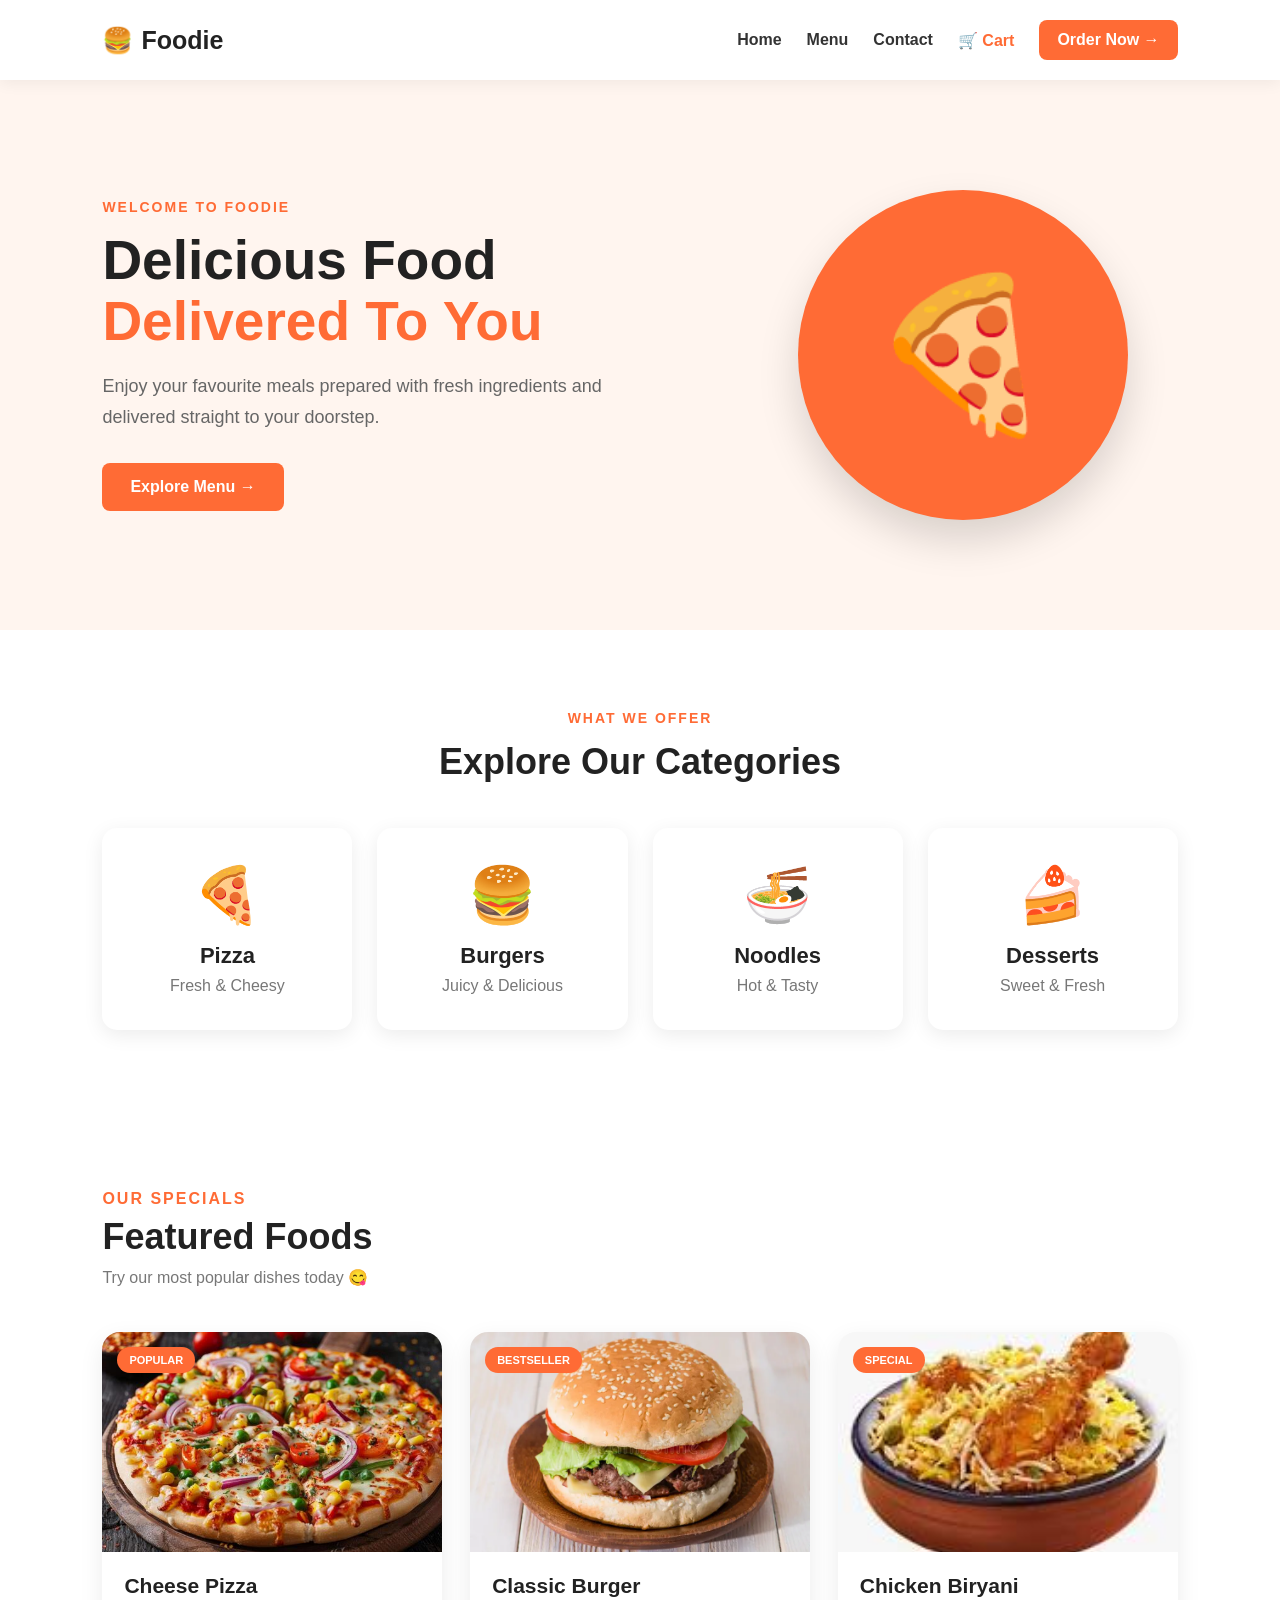
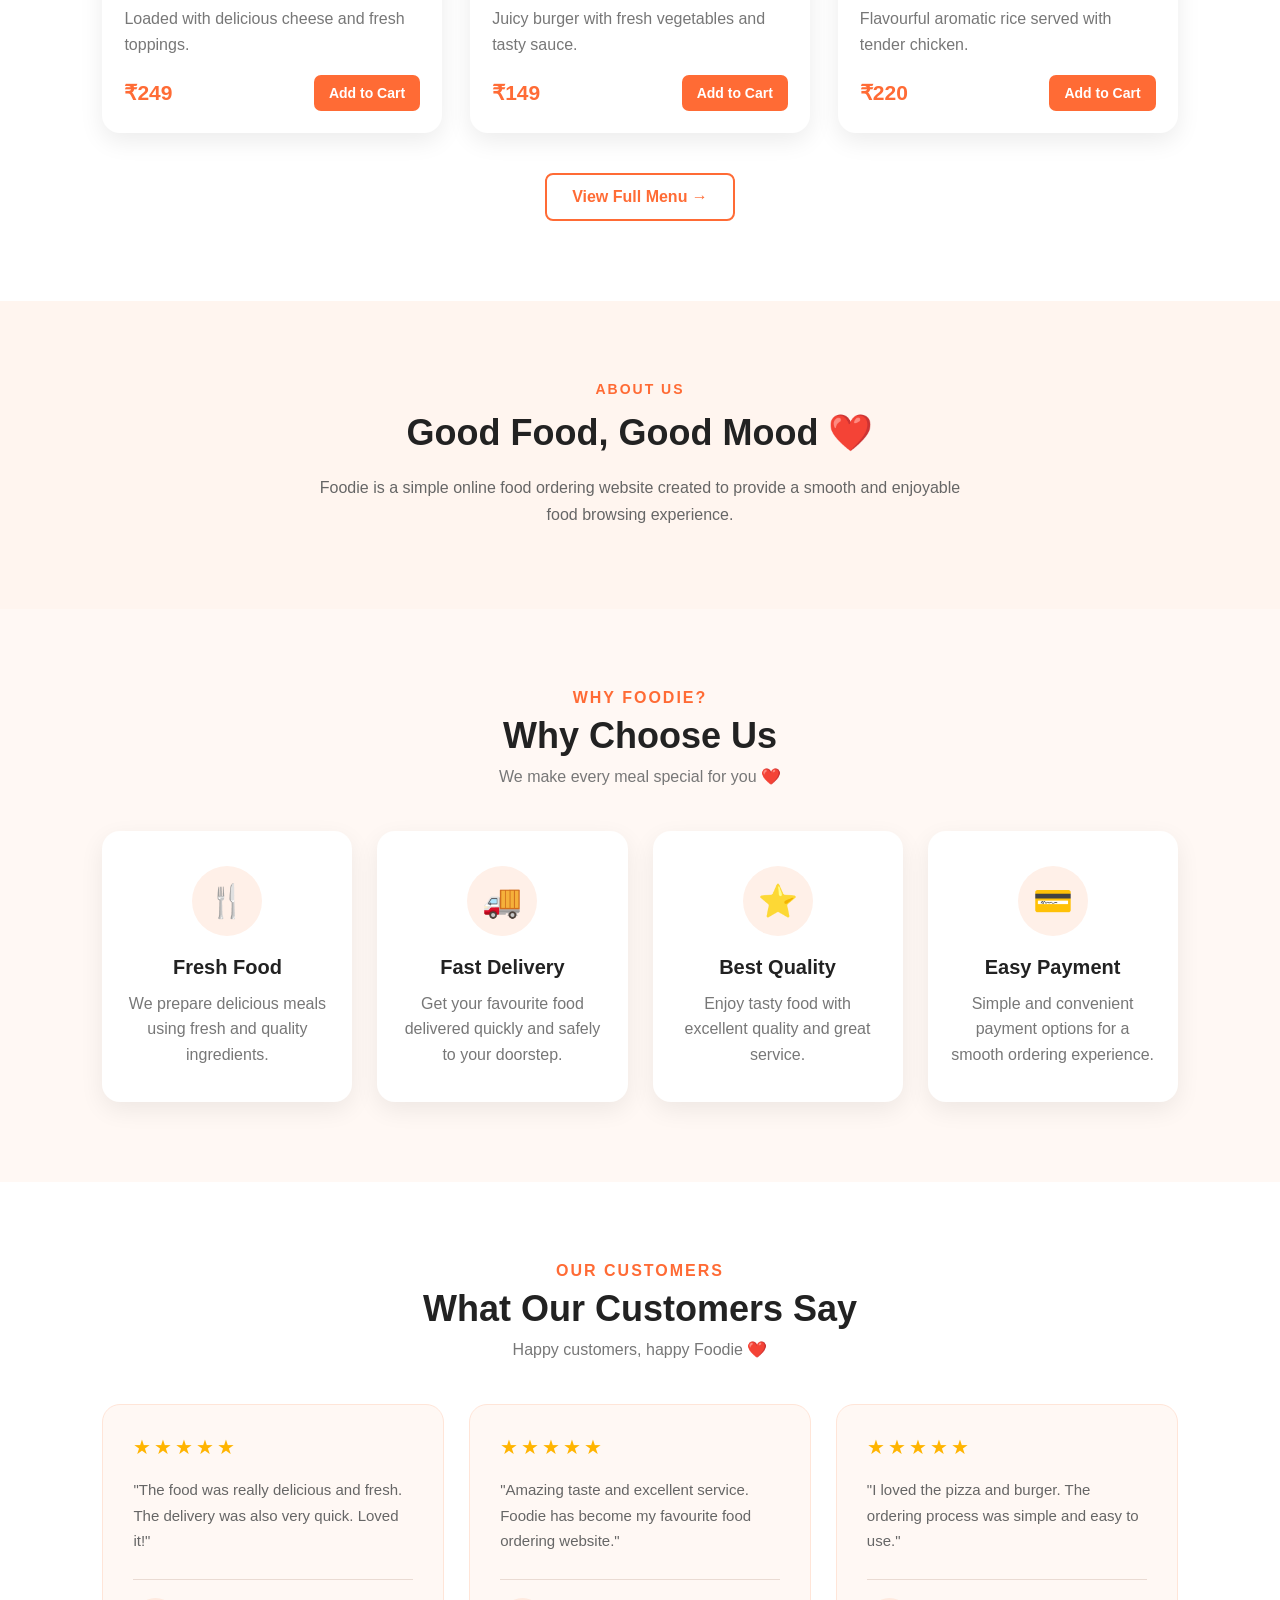
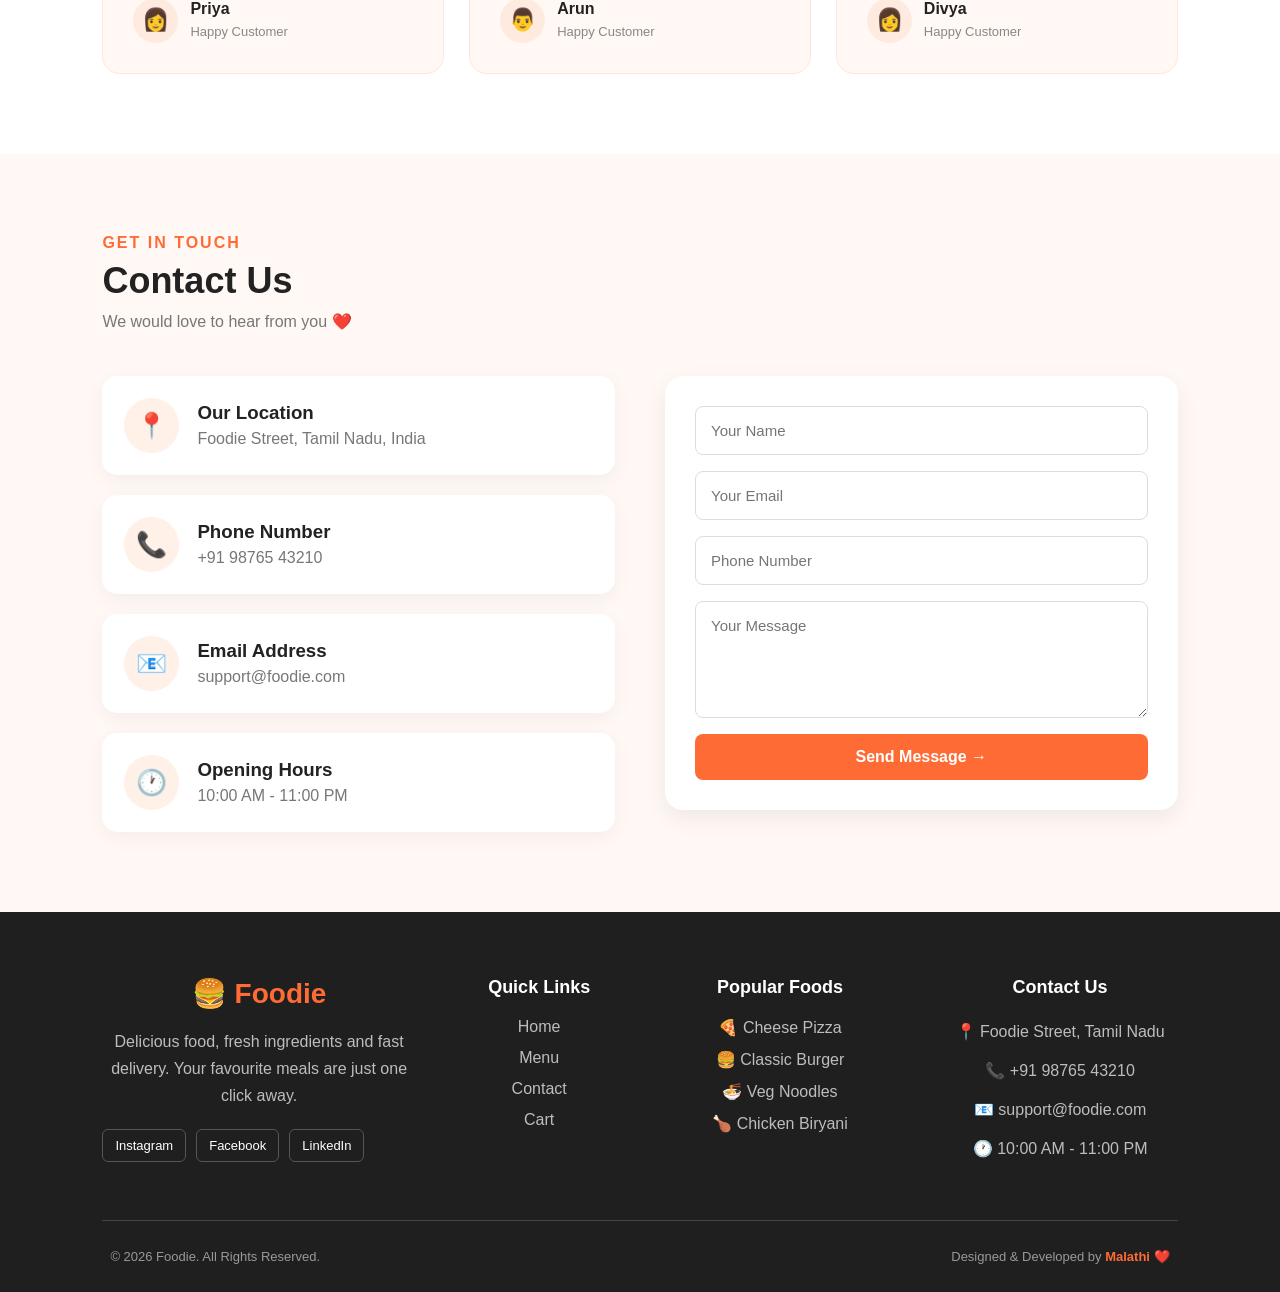
<file: index.html>
<!DOCTYPE html>
<html lang="en">
<head>
    <meta charset="UTF-8">
    <meta name="viewport" content="width=device-width, initial-scale=1.0">

    <title>Foodie - Online Food Ordering</title>

    <link rel="stylesheet" href="style.css">
</head>

<body>

    <!-- Navbar -->
    <header>
        <nav class="navbar">

    <div class="logo">
        🍔 <span>Foodie</span>
    </div>

    <div class="nav-links">
        <a href="index.html">Home</a>
        <a href="menu.html">Menu</a>
        <a href="index.html#contact">Contact</a>
        <a href="cart.html" class="cart-link">🛒 Cart</a>
        <a href="menu.html" class="nav-order-btn">Order Now →</a>
    </div>

</nav>
    </header>


    <!-- Hero Section -->
    <section class="hero">

        <div class="hero-content">

            <p class="small-title">WELCOME TO FOODIE</p>

            <h2>
                Delicious Food<br>
                <span>Delivered To You</span>
            </h2>

            <p>
                Enjoy your favourite meals prepared with fresh
                ingredients and delivered straight to your doorstep.
            </p>

            <a href="menu.html" class="main-btn">
                Explore Menu →
            </a>

        </div>

        <div class="hero-image">
            <div class="food-circle">
                🍕
            </div>
        </div>

    </section>


    <!-- Categories -->
    <section class="categories">

        <p class="small-title">WHAT WE OFFER</p>

        <h2>Explore Our Categories</h2>

        <div class="category-container">

            <div class="category-card">
                <div class="icon">🍕</div>
                <h3>Pizza</h3>
                <p>Fresh & Cheesy</p>
            </div>

            <div class="category-card">
                <div class="icon">🍔</div>
                <h3>Burgers</h3>
                <p>Juicy & Delicious</p>
            </div>

            <div class="category-card">
                <div class="icon">🍜</div>
                <h3>Noodles</h3>
                <p>Hot & Tasty</p>
            </div>

            <div class="category-card">
                <div class="icon">🍰</div>
                <h3>Desserts</h3>
                <p>Sweet & Fresh</p>
            </div>

        </div>

    </section>
    <!-- Featured Foods -->
<section class="featured-foods">

    <div class="section-title">
        <p>OUR SPECIALS</p>
        <h2>Featured Foods</h2>
        <span>Try our most popular dishes today 😋</span>
    </div>

    <div class="featured-grid">

        <div class="featured-card">
            <div class="featured-img">
                <img src="images/Pizza.jpg" alt="Cheese Pizza">
                <span class="food-badge">POPULAR</span>
            </div>

            <div class="featured-details">
                <h3>Cheese Pizza</h3>
                <p>Loaded with delicious cheese and fresh toppings.</p>

                <div class="featured-bottom">
                    <span>₹249</span>
                    <a href="cart.html">Add to Cart</a>
                </div>
            </div>
        </div>


        <div class="featured-card">
            <div class="featured-img">
                <img src="images/burger.webp" alt="Classic Burger">
                <span class="food-badge">BESTSELLER</span>
            </div>

            <div class="featured-details">
                <h3>Classic Burger</h3>
                <p>Juicy burger with fresh vegetables and tasty sauce.</p>

                <div class="featured-bottom">
                    <span>₹149</span>
                    <a href="cart.html">Add to Cart</a>
                </div>
            </div>
        </div>


        <div class="featured-card">
            <div class="featured-img">
                <img src="images/Chicken Briyani.jfif" alt="Chicken Biryani">
                <span class="food-badge">SPECIAL</span>
            </div>

            <div class="featured-details">
                <h3>Chicken Biryani</h3>
                <p>Flavourful aromatic rice served with tender chicken.</p>

                <div class="featured-bottom">
                    <span>₹220</span>
                    <a href="cart.html">Add to Cart</a>
                </div>
            </div>
        </div>

    </div>

    <div class="featured-button">
        <a href="menu.html">View Full Menu →</a>
    </div>

</section>


    <!-- About -->
    <section class="about" id="about">

        <div>
            <p class="small-title">ABOUT US</p>

            <h2>Good Food, Good Mood ❤️</h2>

            <p>
                Foodie is a simple online food ordering website
                created to provide a smooth and enjoyable food
                browsing experience.
            </p>
        </div>

    </section>
    <!-- Why Choose Us -->
<section class="why-us">
    <div class="section-title">
        <p>WHY FOODIE?</p>
        <h2>Why Choose Us</h2>
        <span>We make every meal special for you ❤️</span>
    </div>

    <div class="why-grid">

        <div class="why-card">
            <div class="why-icon">🍴</div>
            <h3>Fresh Food</h3>
            <p>
                We prepare delicious meals using fresh and quality ingredients.
            </p>
        </div>

        <div class="why-card">
            <div class="why-icon">🚚</div>
            <h3>Fast Delivery</h3>
            <p>
                Get your favourite food delivered quickly and safely to your doorstep.
            </p>
        </div>

        <div class="why-card">
            <div class="why-icon">⭐</div>
            <h3>Best Quality</h3>
            <p>
                Enjoy tasty food with excellent quality and great service.
            </p>
        </div>

        <div class="why-card">
            <div class="why-icon">💳</div>
            <h3>Easy Payment</h3>
            <p>
                Simple and convenient payment options for a smooth ordering experience.
            </p>
        </div>

    </div>
</section>
<!-- Customer Reviews -->
<section class="reviews">
    <div class="section-title">
        <p>OUR CUSTOMERS</p>
        <h2>What Our Customers Say</h2>
        <span>Happy customers, happy Foodie ❤️</span>
    </div>

    <div class="review-grid">

        <div class="review-card">
            <div class="stars">★★★★★</div>
            <p>
                "The food was really delicious and fresh. 
                The delivery was also very quick. Loved it!"
            </p>

            <div class="customer">
                <div class="customer-icon">👩</div>
                <div>
                    <h4>Priya</h4>
                    <span>Happy Customer</span>
                </div>
            </div>
        </div>


        <div class="review-card">
            <div class="stars">★★★★★</div>
            <p>
                "Amazing taste and excellent service. 
                Foodie has become my favourite food ordering website."
            </p>

            <div class="customer">
                <div class="customer-icon">👨</div>
                <div>
                    <h4>Arun</h4>
                    <span>Happy Customer</span>
                </div>
            </div>
        </div>


        <div class="review-card">
            <div class="stars">★★★★★</div>
            <p>
                "I loved the pizza and burger. 
                The ordering process was simple and easy to use."
            </p>

            <div class="customer">
                <div class="customer-icon">👩</div>
                <div>
                    <h4>Divya</h4>
                    <span>Happy Customer</span>
                </div>
            </div>
        </div>

    </div>
</section>
<!-- Contact Section -->
<section class="contact-section" id="contact">

    <div class="section-title">
        <p>GET IN TOUCH</p>
        <h2>Contact Us</h2>
        <span>We would love to hear from you ❤️</span>
    </div>

    <div class="contact-container">

        <div class="contact-info">

            <div class="contact-box">
                <div class="contact-icon">📍</div>
                <div>
                    <h3>Our Location</h3>
                    <p>Foodie Street, Tamil Nadu, India</p>
                </div>
            </div>

            <div class="contact-box">
                <div class="contact-icon">📞</div>
                <div>
                    <h3>Phone Number</h3>
                    <p>+91 98765 43210</p>
                </div>
            </div>

            <div class="contact-box">
                <div class="contact-icon">📧</div>
                <div>
                    <h3>Email Address</h3>
                    <p>support@foodie.com</p>
                </div>
            </div>

            <div class="contact-box">
                <div class="contact-icon">🕐</div>
                <div>
                    <h3>Opening Hours</h3>
                    <p>10:00 AM - 11:00 PM</p>
                </div>
            </div>

        </div>


        <div class="contact-form">

            <form>

                <input type="text" placeholder="Your Name" required>

                <input type="email" placeholder="Your Email" required>

                <input type="tel" placeholder="Phone Number" required>

                <textarea rows="5" placeholder="Your Message" required></textarea>

                <button type="submit">
                    Send Message →
                </button>

            </form>

        </div>

    </div>

</section>


    <!-- Footer -->
    <!-- Professional Footer -->
<footer class="footer">

    <div class="footer-container">

        <div class="footer-column">
            <div class="footer-logo">🍔 Foodie</div>

            <p>
                Delicious food, fresh ingredients and fast delivery.
                Your favourite meals are just one click away.
            </p>

            <div class="social-links">
                <a href="#">Instagram</a>
                <a href="#">Facebook</a>
                <a href="#">LinkedIn</a>
            </div>
        </div>


        <div class="footer-column">
            <h3>Quick Links</h3>

            <a href="index.html">Home</a>
            <a href="menu.html">Menu</a>
            <a href="index.html#contact">Contact</a>
            <a href="cart.html">Cart</a>
        </div>


        <div class="footer-column">
            <h3>Popular Foods</h3>

            <a href="menu.html">🍕 Cheese Pizza</a>
            <a href="menu.html">🍔 Classic Burger</a>
            <a href="menu.html">🍜 Veg Noodles</a>
            <a href="menu.html">🍗 Chicken Biryani</a>
        </div>


        <div class="footer-column">
            <h3>Contact Us</h3>

            <p>📍 Foodie Street, Tamil Nadu</p>
            <p>📞 +91 98765 43210</p>
            <p>📧 support@foodie.com</p>
            <p>🕐 10:00 AM - 11:00 PM</p>
        </div>

    </div>


    <div class="footer-bottom">
        <p>© 2026 Foodie. All Rights Reserved.</p>

        <p>
            Designed & Developed by <strong>Malathi</strong> ❤️
        </p>
    </div>

</footer>
</body>
</html>
</file>
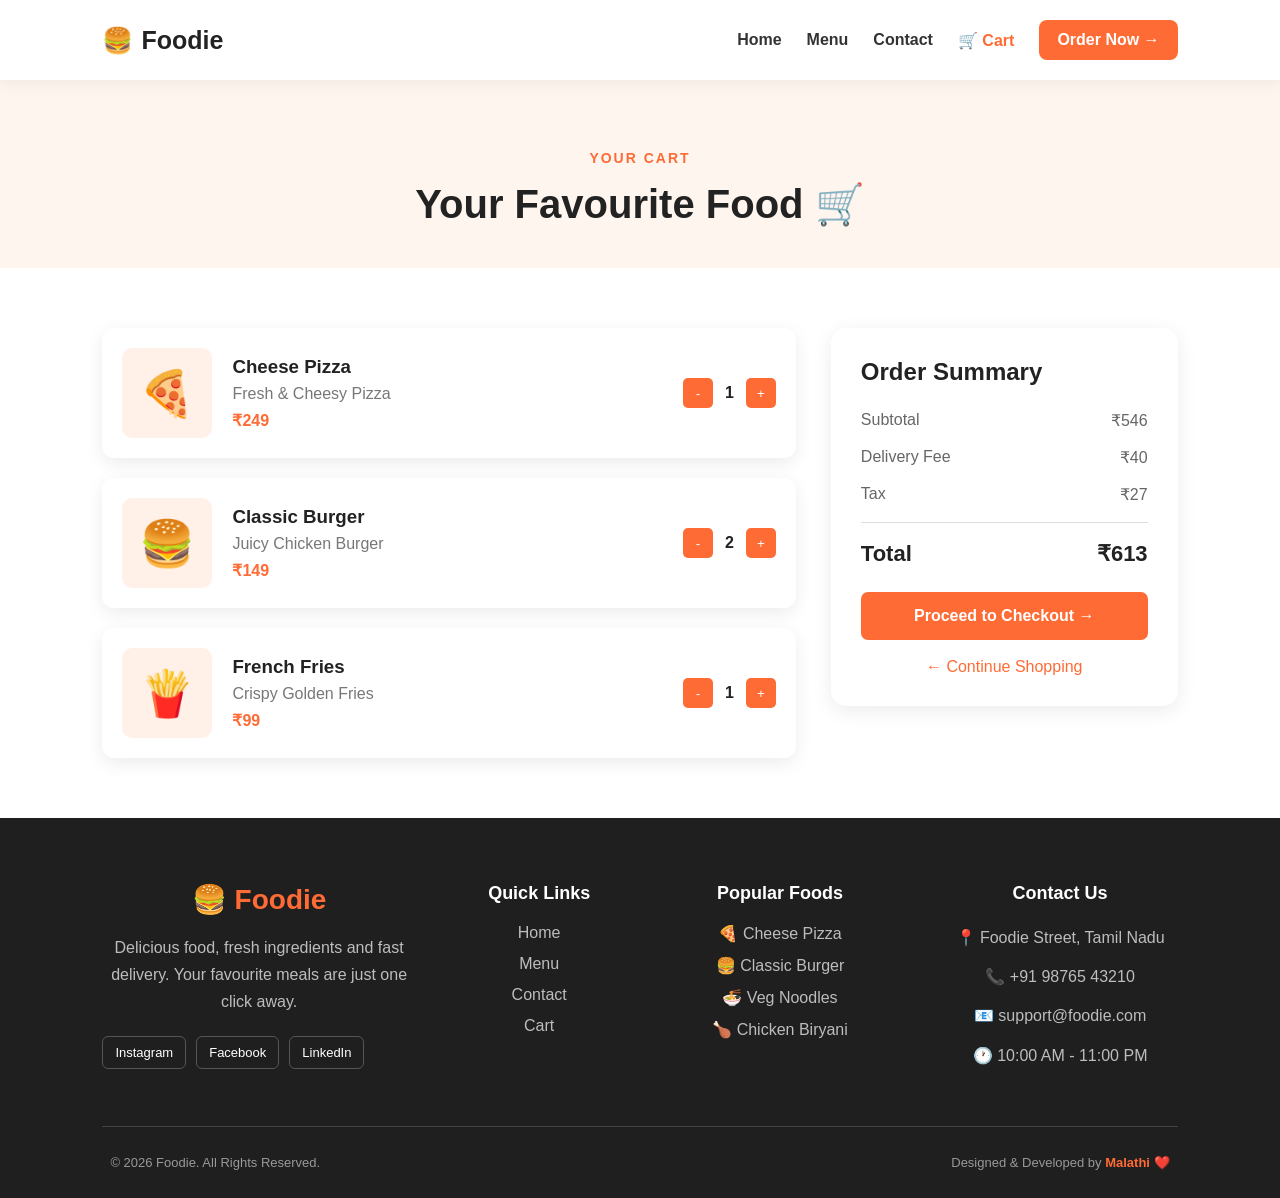
<file: cart.html>
<!DOCTYPE html>
<html lang="en">
<head>
    <meta charset="UTF-8">
    <meta name="viewport" content="width=device-width, initial-scale=1.0">

    <title>Foodie - Cart</title>

    <link rel="stylesheet" href="style.css">
</head>

<body>

    <!-- Navbar -->
    <header>
        <nav class="navbar">

    <div class="logo">
        🍔 <span>Foodie</span>
    </div>

    <div class="nav-links">
        <a href="index.html">Home</a>
        <a href="menu.html">Menu</a>
        <a href="index.html#contact">Contact</a>
        <a href="cart.html" class="cart-link">🛒 Cart</a>
        <a href="menu.html" class="nav-order-btn">Order Now →</a>
    </div>

</nav>
    </header>


    <!-- Cart Header -->
    <section class="cart-header">

        <p class="small-title">YOUR CART</p>

        <h2>Your Favourite Food 🛒</h2>

    </section>


    <!-- Cart Section -->
    <section class="cart-section">

        <div class="cart-container">

            <!-- Cart Items -->

            <div class="cart-items">

                <div class="cart-item">

                    <div class="cart-food-img">
                        🍕
                    </div>

                    <div class="cart-food-info">
                        <h3>Cheese Pizza</h3>
                        <p>Fresh & Cheesy Pizza</p>
                        <span>₹249</span>
                    </div>

                    <div class="quantity">
                        <button>-</button>
                        <span>1</span>
                        <button>+</button>
                    </div>

                </div>


                <div class="cart-item">

                    <div class="cart-food-img">
                        🍔
                    </div>

                    <div class="cart-food-info">
                        <h3>Classic Burger</h3>
                        <p>Juicy Chicken Burger</p>
                        <span>₹149</span>
                    </div>

                    <div class="quantity">
                        <button>-</button>
                        <span>2</span>
                        <button>+</button>
                    </div>

                </div>


                <div class="cart-item">

                    <div class="cart-food-img">
                        🍟
                    </div>

                    <div class="cart-food-info">
                        <h3>French Fries</h3>
                        <p>Crispy Golden Fries</p>
                        <span>₹99</span>
                    </div>

                    <div class="quantity">
                        <button>-</button>
                        <span>1</span>
                        <button>+</button>
                    </div>

                </div>

            </div>


            <!-- Order Summary -->

            <div class="order-summary">

                <h2>Order Summary</h2>

                <div class="summary-row">
                    <span>Subtotal</span>
                    <span>₹546</span>
                </div>

                <div class="summary-row">
                    <span>Delivery Fee</span>
                    <span>₹40</span>
                </div>

                <div class="summary-row">
                    <span>Tax</span>
                    <span>₹27</span>
                </div>

                <hr>

                <div class="total-row">
                    <span>Total</span>
                    <span>₹613</span>
                </div>

                <a href="checkout.html" class="checkout-btn">
                    Proceed to Checkout →
                </a>

                <a href="menu.html" class="continue-btn">
                    ← Continue Shopping
                </a>

            </div>

        </div>

    </section>


    <!-- Footer -->
    <!-- Professional Footer -->
<footer class="footer">

    <div class="footer-container">

        <div class="footer-column">
            <div class="footer-logo">🍔 Foodie</div>

            <p>
                Delicious food, fresh ingredients and fast delivery.
                Your favourite meals are just one click away.
            </p>

            <div class="social-links">
                <a href="#">Instagram</a>
                <a href="#">Facebook</a>
                <a href="#">LinkedIn</a>
            </div>
        </div>


        <div class="footer-column">
            <h3>Quick Links</h3>

            <a href="index.html">Home</a>
            <a href="menu.html">Menu</a>
            <a href="index.html#contact">Contact</a>
            <a href="cart.html">Cart</a>
        </div>


        <div class="footer-column">
            <h3>Popular Foods</h3>

            <a href="menu.html">🍕 Cheese Pizza</a>
            <a href="menu.html">🍔 Classic Burger</a>
            <a href="menu.html">🍜 Veg Noodles</a>
            <a href="menu.html">🍗 Chicken Biryani</a>
        </div>


        <div class="footer-column">
            <h3>Contact Us</h3>

            <p>📍 Foodie Street, Tamil Nadu</p>
            <p>📞 +91 98765 43210</p>
            <p>📧 support@foodie.com</p>
            <p>🕐 10:00 AM - 11:00 PM</p>
        </div>

    </div>


    <div class="footer-bottom">
        <p>© 2026 Foodie. All Rights Reserved.</p>

        <p>
            Designed & Developed by <strong>Malathi</strong> ❤️
        </p>
    </div>

</footer>

</body>
</html>
</file>
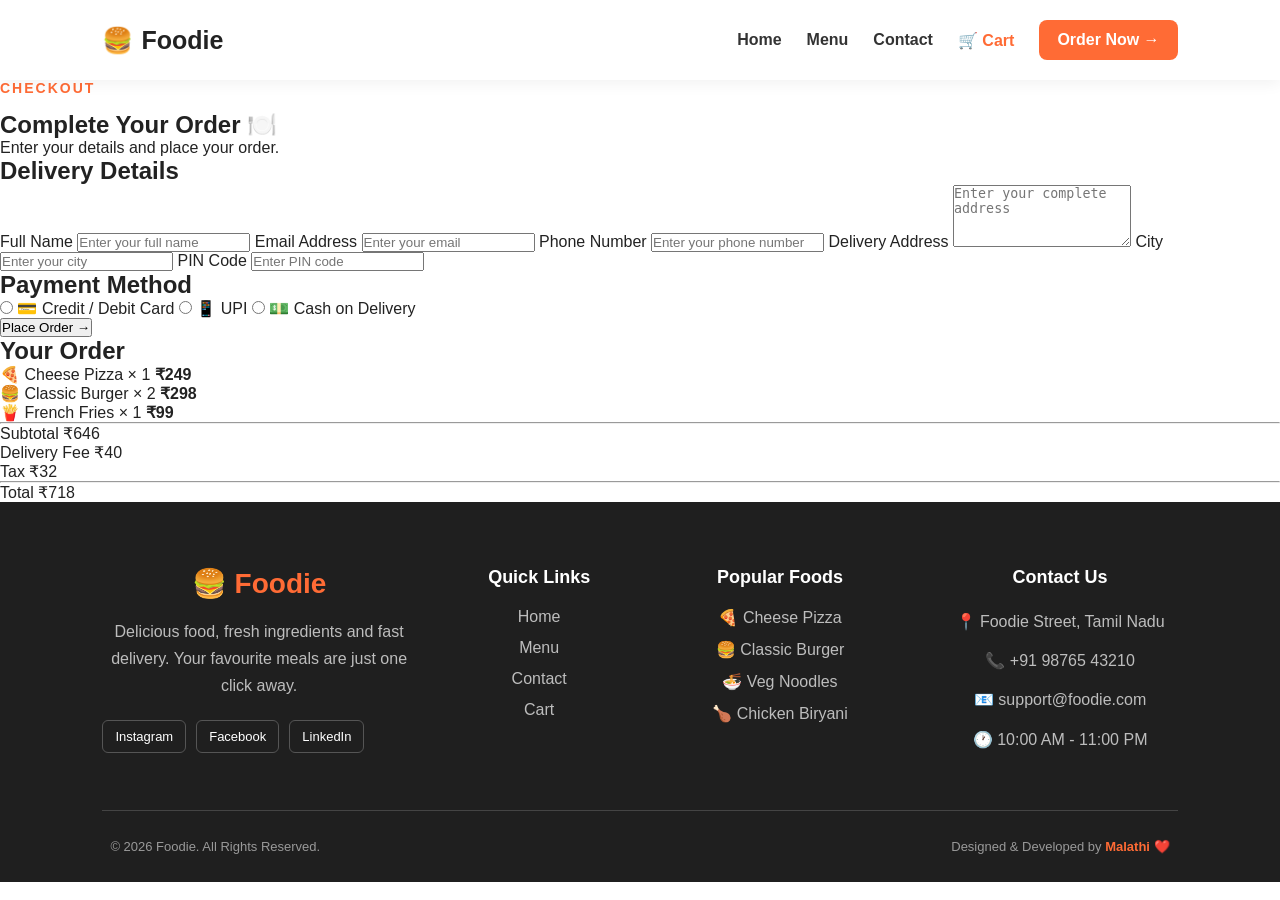
<file: Checkout.html>
<!DOCTYPE html>
<html lang="en">

<head>
    <meta charset="UTF-8">
    <meta name="viewport" content="width=device-width, initial-scale=1.0">

    <title>Foodie - Checkout</title>

    <link rel="stylesheet" href="style.css">
</head>

<body>

    <!-- Navbar -->
    <header>
        <nav class="navbar">

    <div class="logo">
        🍔 <span>Foodie</span>
    </div>

    <div class="nav-links">
        <a href="index.html">Home</a>
        <a href="menu.html">Menu</a>
        <a href="index.html#contact">Contact</a>
        <a href="cart.html" class="cart-link">🛒 Cart</a>
        <a href="menu.html" class="nav-order-btn">Order Now →</a>
    </div>

</nav>
    </header>


    <!-- Checkout Header -->
    <section class="checkout-header">

        <p class="small-title">CHECKOUT</p>

        <h2>Complete Your Order 🍽️</h2>

        <p>Enter your details and place your order.</p>

    </section>


    <!-- Checkout -->
    <section class="checkout-section">

        <div class="checkout-container">


            <!-- Customer Details -->

            <div class="customer-form">

                <h2>Delivery Details</h2>

                <form>

                    <label>Full Name</label>
                    <input
                        type="text"
                        placeholder="Enter your full name"
                    >

                    <label>Email Address</label>
                    <input
                        type="email"
                        placeholder="Enter your email"
                    >

                    <label>Phone Number</label>
                    <input
                        type="tel"
                        placeholder="Enter your phone number"
                    >

                    <label>Delivery Address</label>
                    <textarea
                        rows="4"
                        placeholder="Enter your complete address"
                    ></textarea>

                    <label>City</label>
                    <input
                        type="text"
                        placeholder="Enter your city"
                    >

                    <label>PIN Code</label>
                    <input
                        type="text"
                        placeholder="Enter PIN code"
                    >


                    <!-- Payment -->

                    <h2 class="payment-title">
                        Payment Method
                    </h2>

                    <div class="payment-options">

                        <label class="payment-card">
                            <input type="radio" name="payment">
                            <span>💳</span>
                            Credit / Debit Card
                        </label>

                        <label class="payment-card">
                            <input type="radio" name="payment">
                            <span>📱</span>
                            UPI
                        </label>

                        <label class="payment-card">
                            <input type="radio" name="payment">
                            <span>💵</span>
                            Cash on Delivery
                        </label>

                    </div>

                    <button type="submit" class="place-order">
                        Place Order →
                    </button>

                </form>

            </div>


            <!-- Order Summary -->

            <div class="checkout-summary">

                <h2>Your Order</h2>

                <div class="checkout-item">
                    <span>🍕 Cheese Pizza × 1</span>
                    <strong>₹249</strong>
                </div>

                <div class="checkout-item">
                    <span>🍔 Classic Burger × 2</span>
                    <strong>₹298</strong>
                </div>

                <div class="checkout-item">
                    <span>🍟 French Fries × 1</span>
                    <strong>₹99</strong>
                </div>

                <hr>

                <div class="checkout-row">
                    <span>Subtotal</span>
                    <span>₹646</span>
                </div>

                <div class="checkout-row">
                    <span>Delivery Fee</span>
                    <span>₹40</span>
                </div>

                <div class="checkout-row">
                    <span>Tax</span>
                    <span>₹32</span>
                </div>

                <hr>

                <div class="checkout-total">
                    <span>Total</span>
                    <span>₹718</span>
                </div>

            </div>

        </div>

    </section>


    <!-- Footer -->

    <!-- Professional Footer -->
<footer class="footer">

    <div class="footer-container">

        <div class="footer-column">
            <div class="footer-logo">🍔 Foodie</div>

            <p>
                Delicious food, fresh ingredients and fast delivery.
                Your favourite meals are just one click away.
            </p>

            <div class="social-links">
                <a href="#">Instagram</a>
                <a href="#">Facebook</a>
                <a href="#">LinkedIn</a>
            </div>
        </div>


        <div class="footer-column">
            <h3>Quick Links</h3>

            <a href="index.html">Home</a>
            <a href="menu.html">Menu</a>
            <a href="index.html#contact">Contact</a>
            <a href="cart.html">Cart</a>
        </div>


        <div class="footer-column">
            <h3>Popular Foods</h3>

            <a href="menu.html">🍕 Cheese Pizza</a>
            <a href="menu.html">🍔 Classic Burger</a>
            <a href="menu.html">🍜 Veg Noodles</a>
            <a href="menu.html">🍗 Chicken Biryani</a>
        </div>


        <div class="footer-column">
            <h3>Contact Us</h3>

            <p>📍 Foodie Street, Tamil Nadu</p>
            <p>📞 +91 98765 43210</p>
            <p>📧 support@foodie.com</p>
            <p>🕐 10:00 AM - 11:00 PM</p>
        </div>

    </div>


    <div class="footer-bottom">
        <p>© 2026 Foodie. All Rights Reserved.</p>

        <p>
            Designed & Developed by <strong>Malathi</strong> ❤️
        </p>
    </div>

</footer>

</body>
</html>
</file>
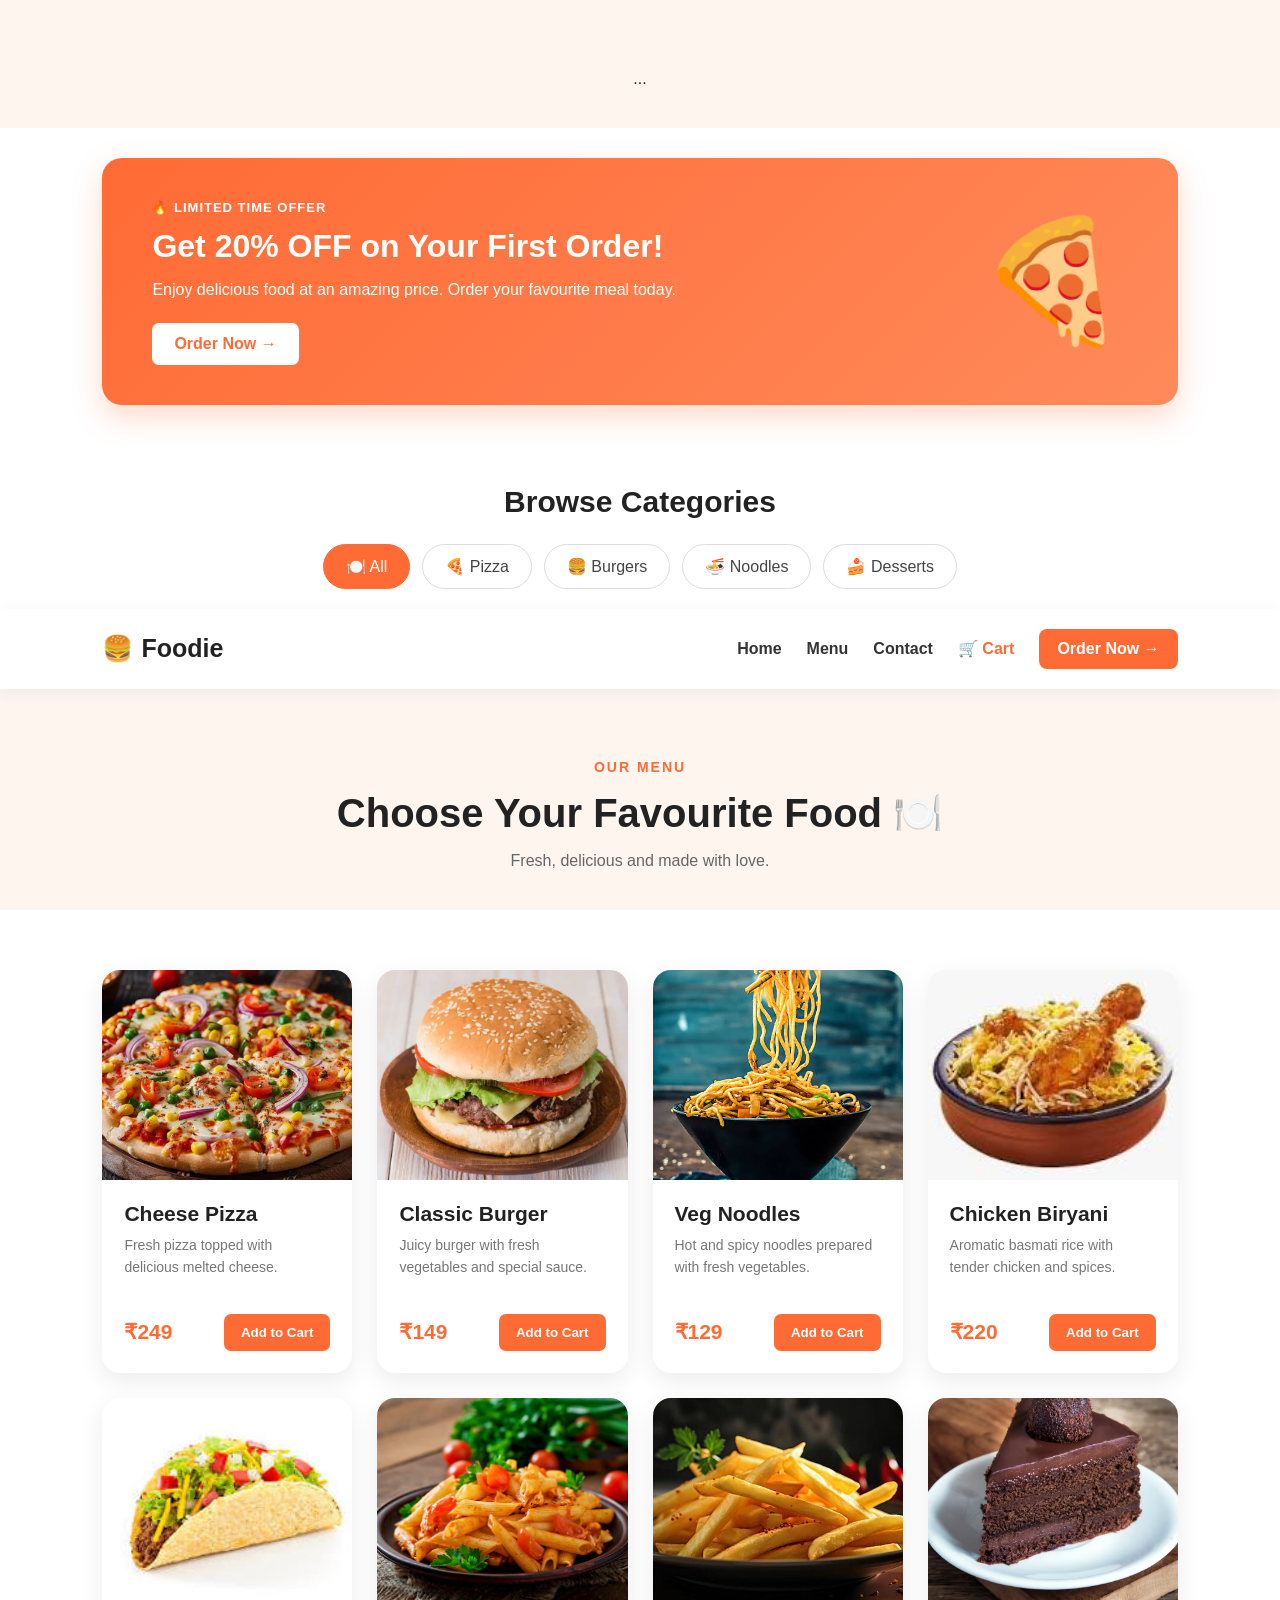
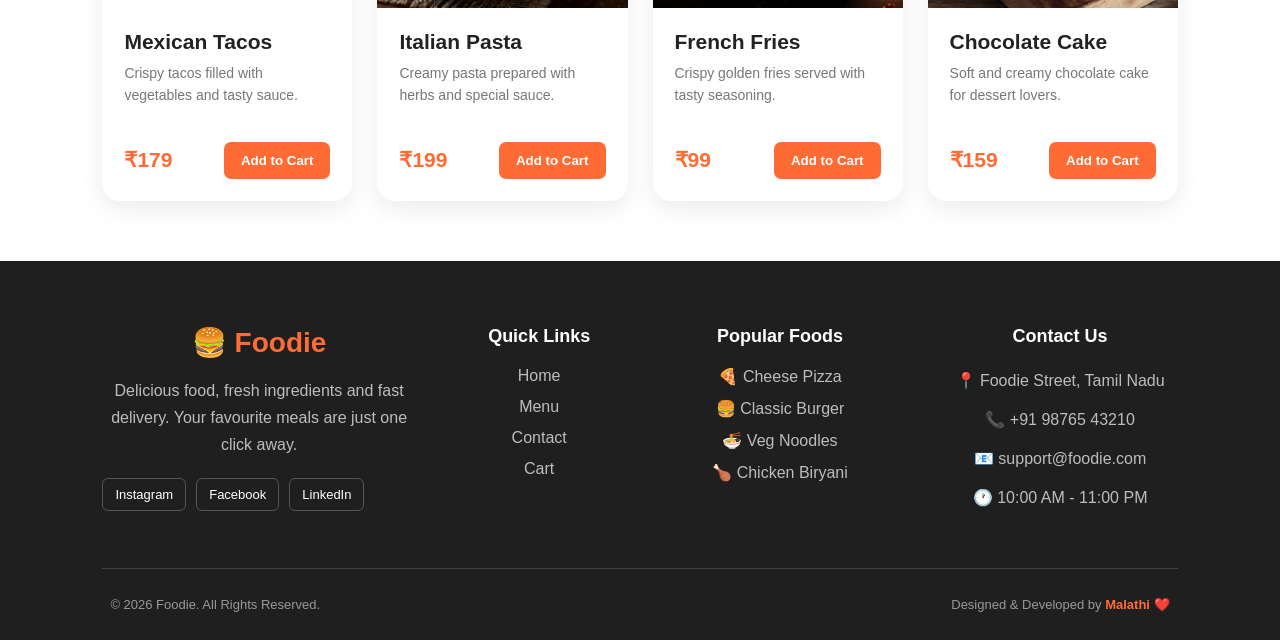
<file: menu.html>
<!DOCTYPE html>
<html lang="en">
<head>
    <meta charset="UTF-8">
    <meta name="viewport" content="width=device-width, initial-scale=1.0">

    <title>Foodie - Menu</title>

    <link rel="stylesheet" href="style.css">
</head>

<body>

    <!-- Navbar -->
    <header>
        <section class="menu-header">
    ...
    </section>
    <!-- Discount Banner -->

<section class="discount-banner">

    <div class="discount-content">

        <span>🔥 LIMITED TIME OFFER</span>

        <h2>Get 20% OFF on Your First Order!</h2>

        <p>
            Enjoy delicious food at an amazing price.
            Order your favourite meal today.
        </p>

        <a href="#food-list" class="discount-btn">
            Order Now →
        </a>

    </div>

    <div class="discount-icon">
        🍕
    </div>

</section>


<!-- Food Categories -->

<section class="food-categories">

    <h2>Browse Categories</h2>

    <div class="category-buttons">

        <a href="#food-list" class="category-btn active">
            🍽️ All
        </a>

        <a href="#food-list" class="category-btn">
            🍕 Pizza
        </a>

        <a href="#food-list" class="category-btn">
            🍔 Burgers
        </a>

        <a href="#food-list" class="category-btn">
            🍜 Noodles
        </a>

        <a href="#food-list" class="category-btn">
            🍰 Desserts
        </a>

    </div>

</section>

       <nav class="navbar">

    <div class="logo">
        🍔 <span>Foodie</span>
    </div>

    <div class="nav-links">
        <a href="index.html">Home</a>
        <a href="menu.html">Menu</a>
        <a href="index.html#contact">Contact</a>
        <a href="cart.html" class="cart-link">🛒 Cart</a>
        <a href="menu.html" class="nav-order-btn">Order Now →</a>
    </div>

</nav>
    </header>


    <!-- Menu Header -->
    <section class="menu-header">

        <p class="small-title">OUR MENU</p>

        <h2>Choose Your Favourite Food 🍽️</h2>

        <p>
            Fresh, delicious and made with love.
        </p>

    </section>


    <!-- Food Menu -->
    <section class="food-menu" id="food-list">

        <div class="food-grid">

            <!-- Food 1 -->
            <div class="food-card">

                <div class="food-img">
                    <img src="images/Pizza.jpg" alt="Cheese pizza">

                </div>

                <div class="food-details">

                    <h3>Cheese Pizza</h3>

                    <p>
                        Fresh pizza topped with delicious
                        melted cheese.
                    </p>

                    <div class="food-bottom">
                        <span class="price">₹249</span>
                        <button>Add to Cart</button>
                    </div>

                </div>

            </div>


            <!-- Food 2 -->
            <div class="food-card">

                <div class="food-img">
                    <img src="images/burger.webp" alt="Classic Burger">

                </div>

                <div class="food-details">

                    <h3>Classic Burger</h3>

                    <p>
                        Juicy burger with fresh vegetables
                        and special sauce.
                    </p>

                    <div class="food-bottom">
                        <span class="price">₹149</span>
                        <button>Add to Cart</button>
                    </div>

                </div>

            </div>


            <!-- Food 3 -->
            <div class="food-card">

                <div class="food-img">
                    <img src="images/veg noodles.jfif" alt="veg Noodles">

                </div>

                <div class="food-details">

                    <h3>Veg Noodles</h3>

                    <p>
                        Hot and spicy noodles prepared
                        with fresh vegetables.
                    </p>

                    <div class="food-bottom">
                        <span class="price">₹129</span>
                        <button>Add to Cart</button>
                    </div>

                </div>

            </div>


            <!-- Food 4 -->
            <div class="food-card">

                <div class="food-img">
                    <img src="images/Chicken Briyani.jfif" alt="Chicken Briyani">
                </div>

                <div class="food-details">

                    <h3>Chicken Biryani</h3>

                    <p>
                        Aromatic basmati rice with tender
                        chicken and spices.
                    </p>

                    <div class="food-bottom">
                        <span class="price">₹220</span>
                        <button>Add to Cart</button>
                    </div>

                </div>

            </div>


            <!-- Food 5 -->
            <div class="food-card">

                <div class="food-img">
                    <img src="images/Tacos.jfif" alt="Tacos">
                </div>

                <div class="food-details">

                    <h3>Mexican Tacos</h3>

                    <p>
                        Crispy tacos filled with vegetables
                        and tasty sauce.
                    </p>

                    <div class="food-bottom">
                        <span class="price">₹179</span>
                        <button>Add to Cart</button>
                    </div>

                </div>

            </div>


            <!-- Food 6 -->
            <div class="food-card">

               <div class="food-img">
                <img src="images/Pasta.avif" alt="Italian Pasta">
               </div>

                <div class="food-details">

                    <h3>Italian Pasta</h3>

                    <p>
                        Creamy pasta prepared with herbs
                        and special sauce.
                    </p>

                    <div class="food-bottom">
                        <span class="price">₹199</span>
                        <button>Add to Cart</button>
                    </div>

                </div>

            </div>


            <!-- Food 7 -->
            <div class="food-card">

                <div class="food-img">
                    <img src="images/French fries.jpg" alt="French fries">
                </div>

                <div class="food-details">

                    <h3>French Fries</h3>

                    <p>
                        Crispy golden fries served
                        with tasty seasoning.
                    </p>

                    <div class="food-bottom">
                        <span class="price">₹99</span>
                        <button>Add to Cart</button>
                    </div>

                </div>

            </div>


            <!-- Food 8 -->
            <div class="food-card">

                <div class="food-img">
                    <img src="images/Chocalate cake.avif" alt="Chocalate Cake">
                </div>

                <div class="food-details">

                    <h3>Chocolate Cake</h3>

                    <p>
                        Soft and creamy chocolate cake
                        for dessert lovers.
                    </p>

                    <div class="food-bottom">
                        <span class="price">₹159</span>
                        <button>Add to Cart</button>
                    </div>

                </div>

            </div>

        </div>

    </section>


    <!-- Footer -->
   <!-- Professional Footer -->
<footer class="footer">

    <div class="footer-container">

        <div class="footer-column">
            <div class="footer-logo">🍔 Foodie</div>

            <p>
                Delicious food, fresh ingredients and fast delivery.
                Your favourite meals are just one click away.
            </p>

            <div class="social-links">
                <a href="#">Instagram</a>
                <a href="#">Facebook</a>
                <a href="#">LinkedIn</a>
            </div>
        </div>


        <div class="footer-column">
            <h3>Quick Links</h3>

            <a href="index.html">Home</a>
            <a href="menu.html">Menu</a>
            <a href="index.html#contact">Contact</a>
            <a href="cart.html">Cart</a>
        </div>


        <div class="footer-column">
            <h3>Popular Foods</h3>

            <a href="menu.html">🍕 Cheese Pizza</a>
            <a href="menu.html">🍔 Classic Burger</a>
            <a href="menu.html">🍜 Veg Noodles</a>
            <a href="menu.html">🍗 Chicken Biryani</a>
        </div>


        <div class="footer-column">
            <h3>Contact Us</h3>

            <p>📍 Foodie Street, Tamil Nadu</p>
            <p>📞 +91 98765 43210</p>
            <p>📧 support@foodie.com</p>
            <p>🕐 10:00 AM - 11:00 PM</p>
        </div>

    </div>


    <div class="footer-bottom">
        <p>© 2026 Foodie. All Rights Reserved.</p>

        <p>
            Designed & Developed by <strong>Malathi</strong> ❤️
        </p>
    </div>

</footer>

</body>
</html>
</file>
<file: style.css>
* {
    margin: 0;
    padding: 0;
    box-sizing: border-box;
}

body {
    font-family: Arial, sans-serif;
    color: #222;
    background: #fff;
}


/* ================= NAVBAR ================= */

.navbar {
    height: 80px;
    padding: 0 8%;
    display: flex;
    align-items: center;
    justify-content: space-between;
    background: #fff;
    box-shadow: 0 2px 10px rgba(0, 0, 0, 0.08);
}

.logo {
    font-size: 28px;
}

.navbar ul {
    display: flex;
    gap: 30px;
    list-style: none;
}

.navbar ul li a {
    text-decoration: none;
    color: #333;
    font-weight: 500;
}

.order-btn,
.main-btn {
    text-decoration: none;
    background: #ff6b35;
    color: white;
    padding: 13px 22px;
    border-radius: 8px;
    font-weight: bold;
}


/* ================= HERO ================= */

.hero {
    min-height: 550px;
    padding: 70px 8%;
    display: flex;
    align-items: center;
    justify-content: space-between;
    background: #fff5ef;
}

.hero-content {
    width: 50%;
}

.small-title {
    color: #ff6b35;
    font-size: 14px;
    font-weight: bold;
    letter-spacing: 2px;
    margin-bottom: 15px;
}

.hero-content h2 {
    font-size: 55px;
    line-height: 1.1;
    margin-bottom: 20px;
}

.hero-content h2 span {
    color: #ff6b35;
}

.hero-content p:not(.small-title) {
    font-size: 18px;
    line-height: 1.7;
    color: #666;
    max-width: 500px;
    margin-bottom: 30px;
}

.main-btn {
    display: inline-block;
    padding: 15px 28px;
}


/* ================= FOOD IMAGE ================= */

.hero-image {
    width: 40%;
    display: flex;
    justify-content: center;
}

.food-circle {
    width: 330px;
    height: 330px;
    border-radius: 50%;
    background: #ff6b35;
    display: flex;
    align-items: center;
    justify-content: center;
    font-size: 150px;
    box-shadow: 0 20px 40px rgba(0, 0, 0, 0.15);
}


/* ================= CATEGORIES ================= */

.categories {
    padding: 80px 8%;
    text-align: center;
}

.categories h2 {
    font-size: 36px;
    margin-bottom: 45px;
}

.category-container {
    display: grid;
    grid-template-columns: repeat(4, 1fr);
    gap: 25px;
}

.category-card {
    padding: 35px 20px;
    background: white;
    border-radius: 15px;
    box-shadow: 0 5px 20px rgba(0, 0, 0, 0.08);
    transition: 0.3s;
}

.category-card:hover {
    transform: translateY(-8px);
}

.icon {
    font-size: 55px;
    margin-bottom: 15px;
}

.category-card h3 {
    font-size: 22px;
    margin-bottom: 8px;
}

.category-card p {
    color: #777;
}


/* ================= ABOUT ================= */

.about {
    padding: 80px 8%;
    background: #fff5ef;
    text-align: center;
}

.about h2 {
    font-size: 36px;
    margin-bottom: 20px;
}

.about p:last-child {
    max-width: 650px;
    margin: auto;
    color: #666;
    line-height: 1.7;
}


/* ================= FOOTER ================= */

footer {
    padding: 35px;
    text-align: center;
    background: #222;
    color: white;
}

footer h3 {
    font-size: 24px;
    margin-bottom: 10px;
}

footer p {
    margin: 8px;
    color: #ccc;
}


/* ================= RESPONSIVE ================= */

@media (max-width: 768px) {

    .navbar {
        height: auto;
        padding: 20px;
        flex-direction: column;
        gap: 20px;
    }

    .navbar ul {
        gap: 15px;
        flex-wrap: wrap;
        justify-content: center;
    }

    .hero {
        flex-direction: column;
        text-align: center;
        gap: 50px;
    }

    .hero-content {
        width: 100%;
    }

    .hero-content h2 {
        font-size: 40px;
    }

    .hero-image {
        width: 100%;
    }

    .food-circle {
        width: 250px;
        height: 250px;
        font-size: 110px;
    }

    .category-container {
        grid-template-columns: repeat(2, 1fr);
    }
}


@media (max-width: 500px) {

    .category-container {
        grid-template-columns: 1fr;
    }

    .hero-content h2 {
        font-size: 34px;
    }
}
/* ================= MENU PAGE ================= */

.menu-header {
    text-align: center;
    padding: 70px 20px 40px;
    background: #fff5ef;
}

.menu-header h2 {
    font-size: 40px;
    margin-bottom: 15px;
}

.menu-header > p:last-child {
    color: #666;
}


/* Food Section */

.food-menu {
    padding: 60px 8%;
}

.food-grid {
    display: grid;
    grid-template-columns: repeat(4, 1fr);
    gap: 25px;
}


/* Food Card */

.food-card {
    background: white;
    border-radius: 15px;
    overflow: hidden;
    box-shadow: 0 5px 20px rgba(0, 0, 0, 0.08);
    transition: 0.3s;
}

.food-card:hover {
    transform: translateY(-8px);
}


/* Food Image */

.food-img {
    height: 180px;
    background: #fff0e8;
    display: flex;
    align-items: center;
    justify-content: center;
    font-size: 90px;
}


/* Food Details */

.food-details {
    padding: 20px;
}

.food-details h3 {
    font-size: 21px;
    margin-bottom: 10px;
}

.food-details p {
    color: #777;
    line-height: 1.5;
    font-size: 14px;
    min-height: 65px;
}


/* Price + Button */

.food-bottom {
    display: flex;
    justify-content: space-between;
    align-items: center;
    margin-top: 15px;
}

.price {
    font-size: 20px;
    font-weight: bold;
    color: #ff6b35;
}

.food-bottom button {
    border: none;
    background: #ff6b35;
    color: white;
    padding: 10px 14px;
    border-radius: 6px;
    cursor: pointer;
    font-weight: bold;
}

.food-bottom button:hover {
    background: #e95724;
}


/* Mobile */

@media (max-width: 1000px) {

    .food-grid {
        grid-template-columns: repeat(2, 1fr);
    }
}

@media (max-width: 600px) {

    .food-grid {
        grid-template-columns: 1fr;
    }

    .menu-header h2 {
        font-size: 30px;
    }
}
/* ================= CART PAGE ================= */

.cart-header {
    text-align: center;
    padding: 70px 20px 40px;
    background: #fff5ef;
}

.cart-header h2 {
    font-size: 40px;
}


/* Cart Section */

.cart-section {
    padding: 60px 8%;
}

.cart-container {
    display: grid;
    grid-template-columns: 2fr 1fr;
    gap: 35px;
    align-items: start;
}


/* Cart Items */

.cart-items {
    display: flex;
    flex-direction: column;
    gap: 20px;
}

.cart-item {
    display: flex;
    align-items: center;
    gap: 20px;
    padding: 20px;
    background: white;
    border-radius: 12px;
    box-shadow: 0 5px 18px rgba(0,0,0,0.08);
}

.cart-food-img {
    width: 90px;
    height: 90px;
    background: #fff0e8;
    border-radius: 10px;
    display: flex;
    justify-content: center;
    align-items: center;
    font-size: 45px;
}

.cart-food-info {
    flex: 1;
}

.cart-food-info h3 {
    margin-bottom: 7px;
}

.cart-food-info p {
    color: #777;
    margin-bottom: 8px;
}

.cart-food-info span {
    color: #ff6b35;
    font-weight: bold;
}


/* Quantity */

.quantity {
    display: flex;
    align-items: center;
    gap: 12px;
}

.quantity button {
    width: 30px;
    height: 30px;
    border: none;
    background: #ff6b35;
    color: white;
    border-radius: 5px;
    cursor: pointer;
}

.quantity span {
    font-weight: bold;
}


/* Order Summary */

.order-summary {
    padding: 30px;
    background: white;
    border-radius: 15px;
    box-shadow: 0 5px 20px rgba(0,0,0,0.08);
}

.order-summary h2 {
    margin-bottom: 25px;
}

.summary-row,
.total-row {
    display: flex;
    justify-content: space-between;
    margin: 18px 0;
    color: #666;
}

.order-summary hr {
    border: none;
    border-top: 1px solid #ddd;
}

.total-row {
    color: #222;
    font-size: 22px;
    font-weight: bold;
}

.checkout-btn {
    display: block;
    text-align: center;
    text-decoration: none;
    background: #ff6b35;
    color: white;
    padding: 15px;
    border-radius: 7px;
    font-weight: bold;
    margin-top: 25px;
}

.continue-btn {
    display: block;
    text-align: center;
    text-decoration: none;
    color: #ff6b35;
    margin-top: 18px;
}


/* Cart Responsive */

@media (max-width: 800px) {

    .cart-container {
        grid-template-columns: 1fr;
    }
}

@media (max-width: 550px) {

    .cart-item {
        flex-wrap: wrap;
    }

    .quantity {
        width: 100%;
        justify-content: flex-end;
    }

    .cart-header h2 {
        font-size: 30px;
    }
}
/* ================= CART PAGE ================= */

.cart-header {
    text-align: center;
    padding: 70px 20px 40px;
    background: #fff5ef;
}

.cart-header h2 {
    font-size: 40px;
}


/* Cart Section */

.cart-section {
    padding: 60px 8%;
}

.cart-container {
    display: grid;
    grid-template-columns: 2fr 1fr;
    gap: 35px;
    align-items: start;
}


/* Cart Items */

.cart-items {
    display: flex;
    flex-direction: column;
    gap: 20px;
}

.cart-item {
    display: flex;
    align-items: center;
    gap: 20px;
    padding: 20px;
    background: white;
    border-radius: 12px;
    box-shadow: 0 5px 18px rgba(0,0,0,0.08);
}

.cart-food-img {
    width: 90px;
    height: 90px;
    background: #fff0e8;
    border-radius: 10px;
    display: flex;
    justify-content: center;
    align-items: center;
    font-size: 45px;
}

.cart-food-info {
    flex: 1;
}

.cart-food-info h3 {
    margin-bottom: 7px;
}

.cart-food-info p {
    color: #777;
    margin-bottom: 8px;
}

.cart-food-info span {
    color: #ff6b35;
    font-weight: bold;
}


/* Quantity */

.quantity {
    display: flex;
    align-items: center;
    gap: 12px;
}

.quantity button {
    width: 30px;
    height: 30px;
    border: none;
    background: #ff6b35;
    color: white;
    border-radius: 5px;
    cursor: pointer;
}

.quantity span {
    font-weight: bold;
}


/* Order Summary */

.order-summary {
    padding: 30px;
    background: white;
    border-radius: 15px;
    box-shadow: 0 5px 20px rgba(0,0,0,0.08);
}

.order-summary h2 {
    margin-bottom: 25px;
}

.summary-row,
.total-row {
    display: flex;
    justify-content: space-between;
    margin: 18px 0;
    color: #666;
}

.order-summary hr {
    border: none;
    border-top: 1px solid #ddd;
}

.total-row {
    color: #222;
    font-size: 22px;
    font-weight: bold;
}

.checkout-btn {
    display: block;
    text-align: center;
    text-decoration: none;
    background: #ff6b35;
    color: white;
    padding: 15px;
    border-radius: 7px;
    font-weight: bold;
    margin-top: 25px;
}

.continue-btn {
    display: block;
    text-align: center;
    text-decoration: none;
    color: #ff6b35;
    margin-top: 18px;
}


/* Cart Responsive */

@media (max-width: 800px) {

    .cart-container {
        grid-template-columns: 1fr;
    }
}

@media (max-width: 550px) {

    .cart-item {
        flex-wrap: wrap;
    }

    .quantity {
        width: 100%;
        justify-content: flex-end;
    }

    .cart-header h2 {
        font-size: 30px;
    }
}
.food-img {
    height: 200px;
    overflow: hidden;
    background: #fff0e8;
}

.food-img img {
    width: 100%;
    height: 100%;
    object-fit: cover;
    transition: 0.4s;
}

.food-card:hover .food-img img {
    transform: scale(1.08);
}
/* Professional Food Images */

.food-img {
    height: 210px;
    overflow: hidden;
    background: #fff0e8;
}

.food-img img {
    width: 100%;
    height: 100%;
    object-fit: cover;
    transition: transform 0.4s ease;
}

.food-card:hover .food-img img {
    transform: scale(1.08);
}


/* Professional Food Card */

.food-card {
    position: relative;
    background: #fff;
    border-radius: 18px;
    overflow: hidden;
    box-shadow: 0 8px 25px rgba(0, 0, 0, 0.08);
    transition: all 0.3s ease;
}

.food-card:hover {
    transform: translateY(-8px);
    box-shadow: 0 15px 35px rgba(0, 0, 0, 0.13);
}


/* Food Details */

.food-details {
    padding: 22px;
}

.food-details h3 {
    font-size: 21px;
    margin-bottom: 8px;
}

.food-details p {
    color: #777;
    line-height: 1.6;
}


/* Price */

.price {
    font-size: 21px;
    color: #ff6b35;
    font-weight: bold;
}


/* Add Cart Button */

.food-bottom button {
    border: none;
    background: #ff6b35;
    color: white;
    padding: 11px 17px;
    border-radius: 7px;
    font-weight: bold;
    cursor: pointer;
    transition: 0.3s;
}

.food-bottom button:hover {
    background: #e95724;
    transform: scale(1.05);
}
/* ================= DISCOUNT BANNER ================= */

.discount-banner {
    margin: 30px 8%;
    padding: 40px 50px;

    display: flex;
    align-items: center;
    justify-content: space-between;

    background: linear-gradient(
        135deg,
        #ff6b35,
        #ff8a5b
    );

    border-radius: 20px;
    color: white;

    box-shadow: 0 12px 30px rgba(255, 107, 53, 0.25);
}

.discount-content {
    max-width: 650px;
}

.discount-content span {
    font-size: 13px;
    font-weight: bold;
    letter-spacing: 1px;
}

.discount-content h2 {
    font-size: 32px;
    margin: 12px 0;
}

.discount-content p {
    line-height: 1.6;
    margin-bottom: 20px;
}

.discount-btn {
    display: inline-block;
    padding: 12px 22px;
    background: white;
    color: #ff6b35;
    text-decoration: none;
    border-radius: 7px;
    font-weight: bold;
}

.discount-icon {
    font-size: 120px;
}


/* ================= CATEGORIES ================= */

.food-categories {
    padding: 50px 8% 20px;
    text-align: center;
}

.food-categories h2 {
    font-size: 30px;
    margin-bottom: 25px;
}

.category-buttons {
    display: flex;
    justify-content: center;
    flex-wrap: wrap;
    gap: 12px;
}

.category-btn {
    padding: 12px 22px;
    border: 1px solid #ddd;
    border-radius: 30px;
    text-decoration: none;
    color: #444;
    background: white;
    font-weight: 500;
    transition: 0.3s;
}

.category-btn:hover,
.category-btn.active {
    background: #ff6b35;
    color: white;
    border-color: #ff6b35;
}


/* ================= MOBILE ================= */

@media (max-width: 700px) {

    .discount-banner {
        margin: 20px 5%;
        padding: 30px 25px;
        text-align: center;
        flex-direction: column;
        gap: 20px;
    }

    .discount-content h2 {
        font-size: 25px;
    }

    .discount-icon {
        font-size: 80px;
    }

    .category-buttons {
        gap: 8px;
    }

    .category-btn {
        padding: 10px 16px;
        font-size: 14px;
    }
}
/* =========================
   WHY CHOOSE US
========================= */

.why-us {
    padding: 80px 8%;
    background: #fff8f4;
    text-align: center;
}

.section-title p {
    color: #ff6b35;
    font-weight: bold;
    letter-spacing: 2px;
    margin-bottom: 8px;
}

.section-title h2 {
    font-size: 36px;
    margin-bottom: 10px;
    color: #222;
}

.section-title span {
    color: #777;
}

.why-grid {
    display: grid;
    grid-template-columns: repeat(4, 1fr);
    gap: 25px;
    margin-top: 45px;
}

.why-card {
    background: white;
    padding: 35px 22px;
    border-radius: 18px;
    box-shadow: 0 8px 25px rgba(0, 0, 0, 0.07);
    transition: 0.3s ease;
}

.why-card:hover {
    transform: translateY(-8px);
    box-shadow: 0 15px 35px rgba(0, 0, 0, 0.12);
}

.why-icon {
    width: 70px;
    height: 70px;
    margin: 0 auto 20px;
    display: flex;
    align-items: center;
    justify-content: center;
    background: #fff0e8;
    border-radius: 50%;
    font-size: 32px;
}

.why-card h3 {
    font-size: 20px;
    margin-bottom: 12px;
    color: #222;
}

.why-card p {
    color: #777;
    line-height: 1.6;
}


/* Responsive */

@media (max-width: 900px) {
    .why-grid {
        grid-template-columns: repeat(2, 1fr);
    }
}

@media (max-width: 600px) {
    .why-grid {
        grid-template-columns: 1fr;
    }

    .section-title h2 {
        font-size: 28px;
    }
}
/* =========================
   CUSTOMER REVIEWS
========================= */

.reviews {
    padding: 80px 8%;
    background: #ffffff;
    text-align: center;
}

.review-grid {
    display: grid;
    grid-template-columns: repeat(3, 1fr);
    gap: 25px;
    margin-top: 45px;
}

.review-card {
    background: #fff8f4;
    padding: 30px;
    border-radius: 18px;
    text-align: left;
    border: 1px solid #ffe5d8;
    transition: 0.3s ease;
}

.review-card:hover {
    transform: translateY(-7px);
    box-shadow: 0 15px 30px rgba(0, 0, 0, 0.08);
}

.stars {
    color: #ffb400;
    font-size: 20px;
    letter-spacing: 3px;
    margin-bottom: 18px;
}

.review-card > p {
    color: #666;
    line-height: 1.7;
    font-size: 15px;
    margin-bottom: 25px;
}

.customer {
    display: flex;
    align-items: center;
    gap: 12px;
    border-top: 1px solid #eadbd3;
    padding-top: 18px;
}

.customer-icon {
    width: 45px;
    height: 45px;
    border-radius: 50%;
    background: #ffeadf;
    display: flex;
    align-items: center;
    justify-content: center;
    font-size: 22px;
}

.customer h4 {
    margin: 0 0 4px;
    color: #222;
}

.customer span {
    color: #888;
    font-size: 13px;
}


/* Responsive */

@media (max-width: 900px) {
    .review-grid {
        grid-template-columns: 1fr;
    }
}
/* =========================
   CONTACT SECTION
========================= */

.contact-section {
    padding: 80px 8%;
    background: #fff8f4;
}

.contact-container {
    display: grid;
    grid-template-columns: 1fr 1fr;
    gap: 50px;
    margin-top: 45px;
    align-items: start;
}

.contact-info {
    display: flex;
    flex-direction: column;
    gap: 20px;
}

.contact-box {
    display: flex;
    align-items: center;
    gap: 18px;
    background: #ffffff;
    padding: 22px;
    border-radius: 15px;
    box-shadow: 0 5px 20px rgba(0, 0, 0, 0.05);
}

.contact-icon {
    width: 55px;
    height: 55px;
    flex-shrink: 0;
    border-radius: 50%;
    background: #fff0e8;
    display: flex;
    align-items: center;
    justify-content: center;
    font-size: 25px;
}

.contact-box h3 {
    margin-bottom: 6px;
    color: #222;
}

.contact-box p {
    color: #777;
    margin: 0;
}


/* Contact Form */

.contact-form {
    background: #ffffff;
    padding: 30px;
    border-radius: 18px;
    box-shadow: 0 8px 25px rgba(0, 0, 0, 0.07);
}

.contact-form form {
    display: flex;
    flex-direction: column;
    gap: 16px;
}

.contact-form input,
.contact-form textarea {
    width: 100%;
    padding: 15px;
    border: 1px solid #ddd;
    border-radius: 8px;
    font-family: inherit;
    font-size: 15px;
    outline: none;
    box-sizing: border-box;
}

.contact-form input:focus,
.contact-form textarea:focus {
    border-color: #ff6b35;
}

.contact-form textarea {
    resize: vertical;
}

.contact-form button {
    border: none;
    background: #ff6b35;
    color: white;
    padding: 14px;
    border-radius: 8px;
    font-size: 16px;
    font-weight: bold;
    cursor: pointer;
    transition: 0.3s;
}

.contact-form button:hover {
    background: #e95724;
    transform: translateY(-2px);
}


/* Responsive */

@media (max-width: 800px) {

    .contact-container {
        grid-template-columns: 1fr;
    }

}
/* =========================
   PROFESSIONAL NAVBAR
========================= */

.navbar {
    width: 100%;
    padding: 18px 8%;
    background: #ffffff;
    display: flex;
    align-items: center;
    justify-content: space-between;
    box-sizing: border-box;
    position: sticky;
    top: 0;
    z-index: 1000;
    box-shadow: 0 3px 15px rgba(0, 0, 0, 0.06);
}

.logo {
    display: flex;
    align-items: center;
    gap: 8px;
    font-size: 25px;
    font-weight: bold;
    color: #ff6b35;
}

.logo span {
    color: #222;
}

.nav-links {
    display: flex;
    align-items: center;
    gap: 25px;
}

.nav-links a {
    text-decoration: none;
    color: #333;
    font-weight: 600;
    transition: 0.3s;
}

.nav-links a:hover {
    color: #ff6b35;
}

.nav-order-btn {
    background: #ff6b35;
    color: white !important;
    padding: 11px 18px;
    border-radius: 8px;
}

.nav-order-btn:hover {
    background: #e95724;
    transform: translateY(-2px);
}

.cart-link {
    color: #ff6b35 !important;
}


/* Mobile Responsive */

@media (max-width: 700px) {

    .navbar {
        flex-direction: column;
        gap: 15px;
        padding: 15px 5%;
    }

    .nav-links {
        width: 100%;
        justify-content: center;
        flex-wrap: wrap;
        gap: 14px;
    }

    .nav-links a {
        font-size: 14px;
    }

}
/* =========================
   FEATURED FOODS
========================= */

.featured-foods {
    padding: 80px 8%;
    background: #ffffff;
}

.featured-grid {
    display: grid;
    grid-template-columns: repeat(3, 1fr);
    gap: 28px;
    margin-top: 45px;
}

.featured-card {
    background: #ffffff;
    border-radius: 18px;
    overflow: hidden;
    box-shadow: 0 8px 25px rgba(0, 0, 0, 0.08);
    transition: 0.3s ease;
}

.featured-card:hover {
    transform: translateY(-8px);
    box-shadow: 0 15px 35px rgba(0, 0, 0, 0.13);
}

.featured-img {
    height: 220px;
    position: relative;
    overflow: hidden;
}

.featured-img img {
    width: 100%;
    height: 100%;
    object-fit: cover;
    transition: 0.4s ease;
}

.featured-card:hover .featured-img img {
    transform: scale(1.08);
}

.food-badge {
    position: absolute;
    top: 15px;
    left: 15px;
    background: #ff6b35;
    color: white;
    padding: 7px 12px;
    border-radius: 20px;
    font-size: 11px;
    font-weight: bold;
}

.featured-details {
    padding: 22px;
}

.featured-details h3 {
    font-size: 21px;
    margin-bottom: 8px;
}

.featured-details p {
    color: #777;
    line-height: 1.6;
    margin-bottom: 18px;
}

.featured-bottom {
    display: flex;
    align-items: center;
    justify-content: space-between;
}

.featured-bottom span {
    color: #ff6b35;
    font-size: 21px;
    font-weight: bold;
}

.featured-bottom a {
    text-decoration: none;
    background: #ff6b35;
    color: white;
    padding: 10px 15px;
    border-radius: 7px;
    font-weight: bold;
    font-size: 14px;
    transition: 0.3s;
}

.featured-bottom a:hover {
    background: #e95724;
}

.featured-button {
    text-align: center;
    margin-top: 40px;
}

.featured-button a {
    display: inline-block;
    text-decoration: none;
    border: 2px solid #ff6b35;
    color: #ff6b35;
    padding: 13px 25px;
    border-radius: 8px;
    font-weight: bold;
    transition: 0.3s;
}

.featured-button a:hover {
    background: #ff6b35;
    color: white;
}


/* Responsive */

@media (max-width: 900px) {

    .featured-grid {
        grid-template-columns: 1fr 1fr;
    }

}

@media (max-width: 600px) {

    .featured-grid {
        grid-template-columns: 1fr;
    }

}
/* =========================
   PROFESSIONAL FOOTER
========================= */

.footer {
    background: #1f1f1f;
    color: #ffffff;
    padding: 65px 8% 20px;
}

.footer-container {
    display: grid;
    grid-template-columns: 2fr 1fr 1.5fr 1.5fr;
    gap: 45px;
    padding-bottom: 45px;
}

.footer-logo {
    color: #ff6b35;
    font-size: 28px;
    font-weight: bold;
    margin-bottom: 18px;
}

.footer-column p {
    color: #bdbdbd;
    line-height: 1.7;
    margin-bottom: 12px;
}

.footer-column h3 {
    font-size: 18px;
    margin-bottom: 20px;
}

.footer-column > a {
    display: block;
    color: #bdbdbd;
    text-decoration: none;
    margin-bottom: 13px;
    transition: 0.3s;
}

.footer-column > a:hover {
    color: #ff6b35;
    padding-left: 5px;
}

.social-links {
    display: flex;
    gap: 10px;
    flex-wrap: wrap;
    margin-top: 20px;
}

.social-links a {
    text-decoration: none;
    color: white;
    border: 1px solid #555;
    padding: 8px 12px;
    border-radius: 6px;
    font-size: 13px;
    transition: 0.3s;
}

.social-links a:hover {
    background: #ff6b35;
    border-color: #ff6b35;
}

.footer-bottom {
    border-top: 1px solid #444;
    padding-top: 20px;
    display: flex;
    justify-content: space-between;
    gap: 20px;
}

.footer-bottom p {
    color: #999;
    font-size: 13px;
}

.footer-bottom strong {
    color: #ff6b35;
}


/* Responsive */

@media (max-width: 900px) {

    .footer-container {
        grid-template-columns: 1fr 1fr;
    }

}

@media (max-width: 600px) {

    .footer-container {
        grid-template-columns: 1fr;
        gap: 30px;
    }

    .footer-bottom {
        flex-direction: column;
        text-align: center;
    }

}
</file>
